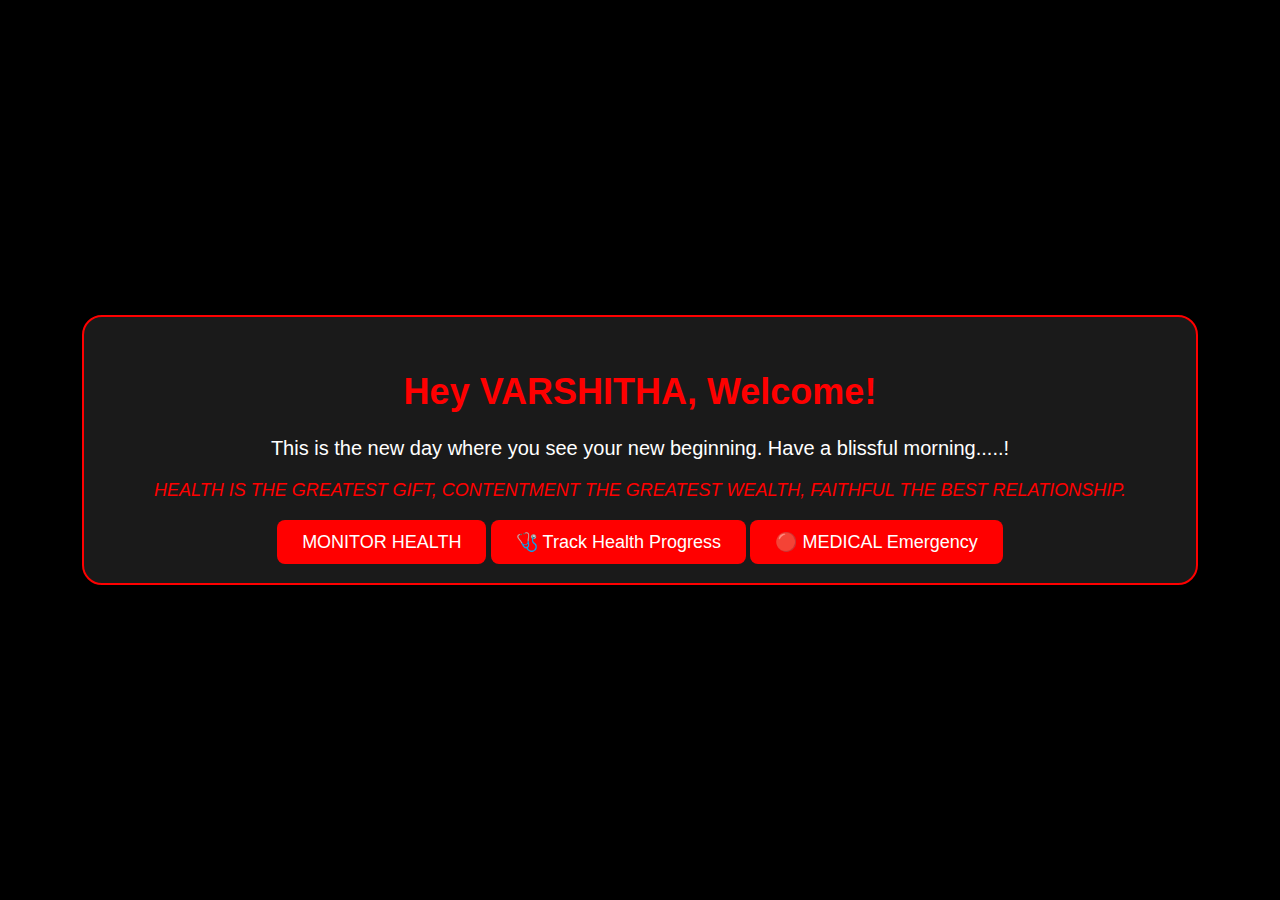
<file: index.html>
<!DOCTYPE html>
<html lang="en">
<head>
  <meta charset="UTF-8">
  <title>Welcome Varshitha</title>
  <link rel="stylesheet" href="style.css">
</head>
<body class="home-page">
  <div class="container">
    <h1>Hey VARSHITHA, Welcome!</h1>
    <p>This is the new day where you see your new beginning. Have a blissful morning.....!</p>
    <blockquote class="quote">
      HEALTH IS THE GREATEST GIFT, CONTENTMENT THE GREATEST WEALTH, FAITHFUL THE BEST RELATIONSHIP.
    </blockquote>
    <a href="monitor.html" class="monitor-btn">MONITOR HEALTH</a>
    <a href="progress.html" class="monitor-btn">🩺 Track Health Progress</a>
    <a href="sos.html" class="monitor-btn">🔴 MEDICAL Emergency</a>


  </div>
</body>
</html>
</file>
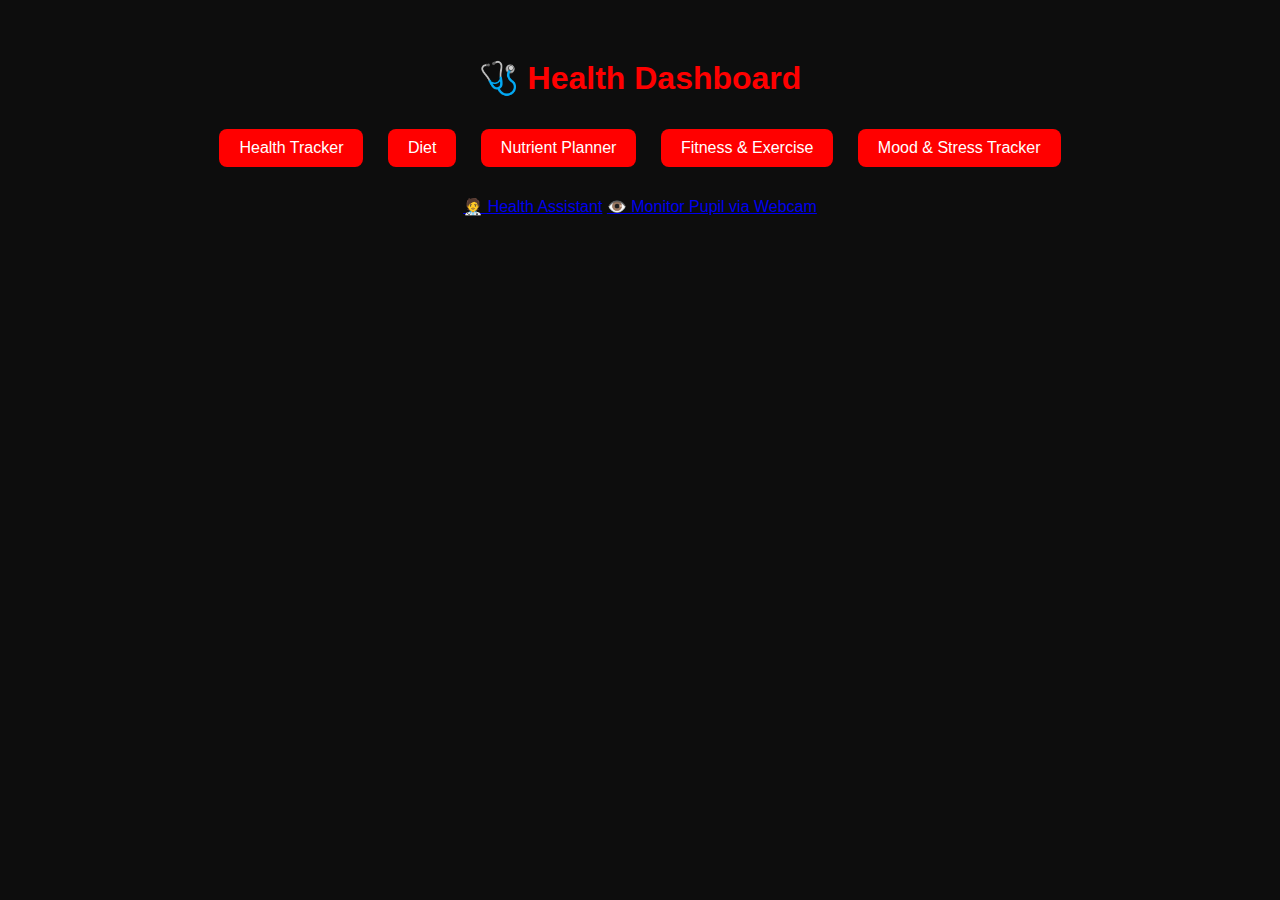
<file: dashboard.html>
<!DOCTYPE html>
<html lang="en">
<head>
  <meta charset="UTF-8">
  <title>Health Dashboard</title>
  <link rel="stylesheet" href="dashboard.css">
</head>
<body>
  <div class="dashboard-container">
    <h1>🩺 Health Dashboard</h1>

    <div class="button-group">
      <button onclick="showSection('health')">Health Tracker</button>
      <button onclick="showSection('diet')">Diet</button>
      <button onclick="showSection('nutrients')">Nutrient Planner</button>
      <button onclick="showSection('fitness')">Fitness & Exercise</button>
      <button onclick="showSection('mood')">Mood & Stress Tracker</button>
    </div>

    <div id="content">
      <div id="health" class="section">
        <h2>Health Tracking Information</h2>
        <p>Track your daily blood pressure, and heart rate to stay informed about your well-being.</p>
      </div>

      <div id="diet" class="section hidden">
        <h2>Diet Details</h2>
        <p>Eat more fruits, veggies, whole grains, and drink enough water. Avoid junk and sugary foods.</p>
      </div>

      <div id="nutrients" class="section hidden">
        <h2>Nutrient Planner</h2>
        <p>Ensure intake of proteins, vitamins, minerals, and carbs in the right proportions daily.</p>
      </div>

      <div id="fitness" class="section hidden">
        <h2>Fitness & Exercise</h2>
        <p>Do regular workouts, stretching, walking, yoga or any form of physical activity daily for 30 minutes.</p>
      </div>

      <div id="mood" class="section hidden">
        <h2>Mood & Stress Tracker</h2>
        <p>Track your mood, meditate, practice mindfulness, and take breaks to reduce stress levels.</p>
      </div>
    </div>
  </div>

  <script src="dashboard.js"></script>
  <a href="slide6.html" class="monitor-btn">🧑‍⚕️ Health Assistant</a>
  <a href="pupil.html" class="monitor-btn">👁️ Monitor Pupil via Webcam</a>


</body>
</html>
</file>
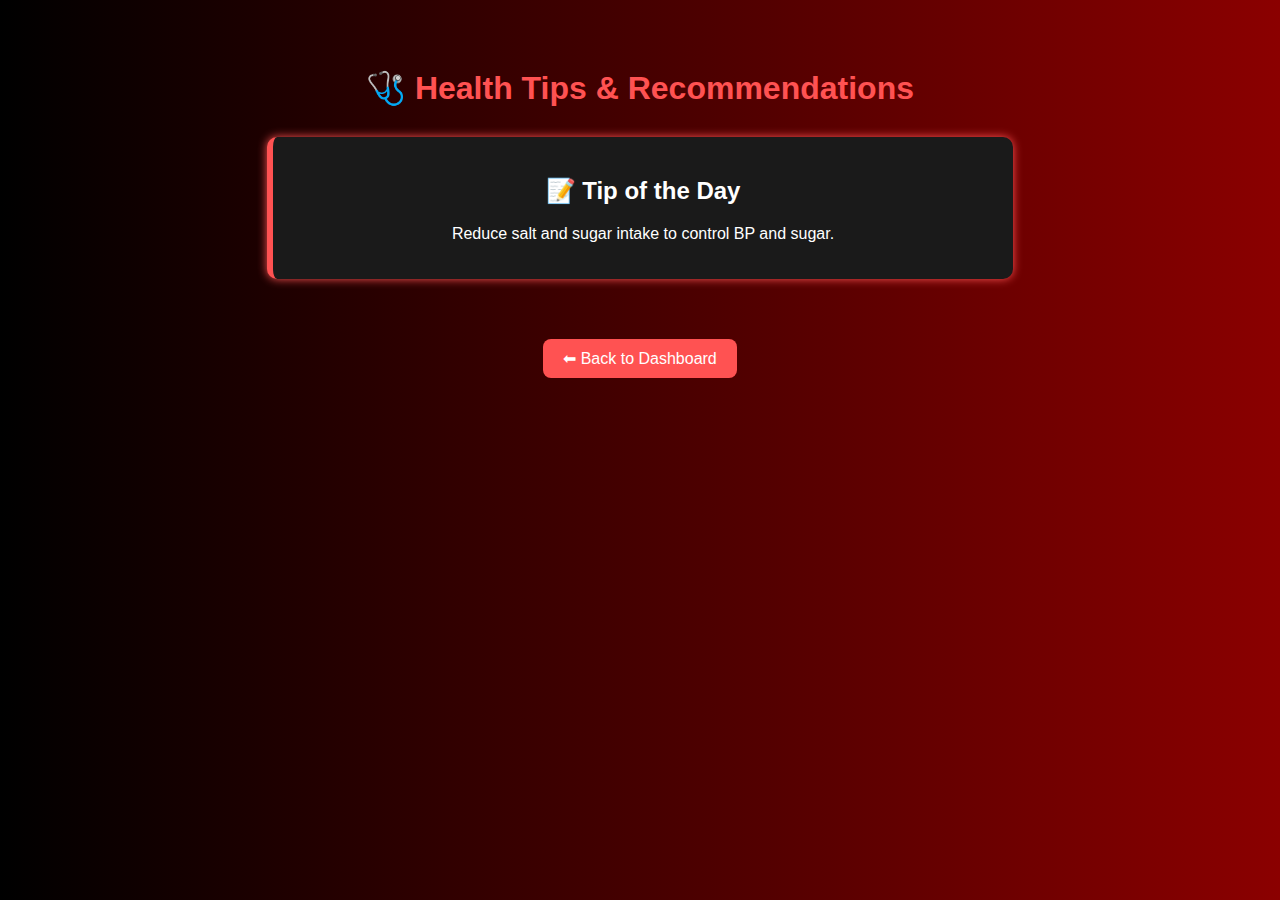
<file: healthtips.html>
<!DOCTYPE html>
<html lang="en">
<head>
  <meta charset="UTF-8">
  <title>Health Tips</title>
  <style>
    body {
      background: linear-gradient(to right, #000000, #8B0000);
      color: white;
      font-family: Arial, sans-serif;
      text-align: center;
      padding: 40px;
    }

    h1 {
      color: #FF5252;
    }

    .tip-box {
      background-color: #1a1a1a;
      border-left: 6px solid #ff5252;
      padding: 20px;
      margin: 30px auto;
      border-radius: 10px;
      color: #fff;
      box-shadow: 0 0 10px #ff5252;
      max-width: 700px;
    }

    .next-btn {
      display: inline-block;
      margin-top: 30px;
      padding: 10px 20px;
      background: #FF5252;
      color: white;
      border-radius: 8px;
      text-decoration: none;
    }
  </style>
</head>
<body>
  <h1>🩺 Health Tips & Recommendations</h1>

  <!-- Tip of the Day Section -->
  <div id="daily-tip" class="tip-box">
    <h2>📝 Tip of the Day</h2>
    <p id="tipText">Loading your tip...</p>
  </div>

  <a href="dashboard.html" class="next-btn">⬅ Back to Dashboard</a>

  <script>
    window.onload = function () {
      const tips = [
        "Drink 2-3 liters of water daily to stay hydrated.",
        "Walk for 30 minutes to maintain a healthy heart.",
        "Reduce salt and sugar intake to control BP and sugar.",
        "Sleep 7-8 hours to allow your body to recover.",
        "Practice deep breathing to reduce stress.",
        "Eat more fruits and avoid junk food.",
        "Laughter helps lower blood pressure!",
        "Take short breaks between work to relax your mind.",
        "Never skip regular checkups — prevention is better than cure."
      ];

      const randomTip = tips[Math.floor(Math.random() * tips.length)];
      const tipTextElement = document.getElementById("tipText");
      tipTextElement.innerText = randomTip;

      // Voice assist
      const speak = new SpeechSynthesisUtterance(randomTip);
      speak.lang = 'en-US';
      speak.rate = 1;
      window.speechSynthesis.speak(speak);
    };
  </script>
</body>
</html>
</file>
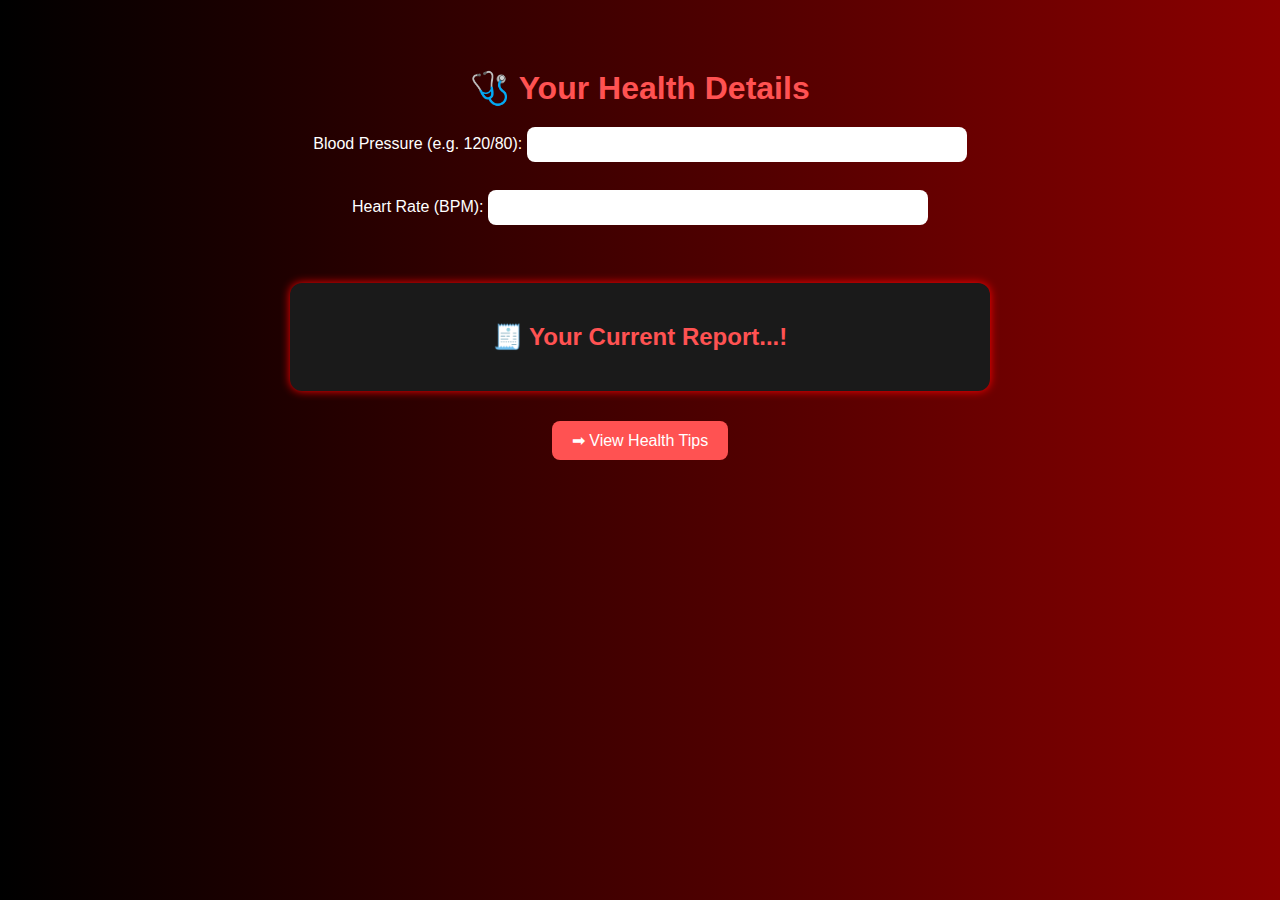
<file: monitor.html>
<!DOCTYPE html>
<html lang="en">
<head>
  <meta charset="UTF-8">
  <title>Monitor Health</title>
  <style>
    body.monitor-page {
      background: linear-gradient(to right, #000000, #8B0000);
      color: white;
      font-family: Arial, sans-serif;
      text-align: center;
      padding: 40px;
    }

    .container {
      max-width: 700px;
      margin: auto;
    }

    h1, h2 {
      color: #FF5252;
      margin-bottom: 20px;
    }

    input {
      padding: 10px;
      width: 60%;
      border: none;
      border-radius: 8px;
      margin-bottom: 10px;
    }

    .results {
      background-color: #1a1a1a;
      margin-top: 30px;
      padding: 20px;
      border-radius: 12px;
      box-shadow: 0 0 10px red;
    }

    .next-btn {
      display: inline-block;
      margin-top: 30px;
      padding: 10px 20px;
      background: #FF5252;
      color: white;
      border-radius: 8px;
      text-decoration: none;
    }
  </style>
</head>
<body class="monitor-page">
  <div class="container">
    <h1>🩺  Your Health Details</h1>

    <label>Blood Pressure (e.g. 120/80):</label>
    <input type="text" id="bpInput"><br><br>

    <label>Heart Rate (BPM):</label>
    <input type="number" id="bpmInput"><br><br>

    <div class="results" id="results">
      <h2>🧾 Your Current Report...!</h2>
      
    </div>

    <a href="healthtips.html" class="next-btn">➡ View Health Tips</a>
  </div>

  <script>
    // Voice welcome when page loads
    window.onload = function () {
      speak("your health details is received");
    };

    // Update and speak based on blood pressure input
    document.getElementById("bpInput").addEventListener("input", function () {
      const bp = this.value.trim();
      document.getElementById("bpDisplay").innerText = bp;

      const bpParts = bp.split("/");
      if (bpParts.length === 2) {
        const systolic = parseInt(bpParts[0]);
        const diastolic = parseInt(bpParts[1]);

        if (!isNaN(systolic) && !isNaN(diastolic)) {
          if (systolic < 130 && diastolic < 80) {
            speak("Your blood pressure is normal. Keep it up!");
          } else if (systolic >= 130 && systolic <= 180) {
            speak("Your blood pressure is elevated. Please monitor closely.");
          } else if (systolic > 180) {
            speak("Warning! Your blood pressure is very high. Take immediate action.");
          }
        }
      }
    });

    // Update display for heart rate
    document.getElementById("bpmInput").addEventListener("input", function () {
      const bpm = this.value;
      document.getElementById("bpmDisplay").innerText = bpm + " BPM";
      if (bpm >= 100) {
        speak("Your heart rate is high. Please try to relax.");
      } else if (bpm <= 60) {
        speak("Your heart rate is low. Monitor and rest if needed.");
      }
    });

    // Voice function
    function speak(text) {
      const msg = new SpeechSynthesisUtterance(text);
      msg.lang = 'en-US';
      msg.rate = 1;
      window.speechSynthesis.speak(msg);
    }
  </script>
</body>
</html>
</file>
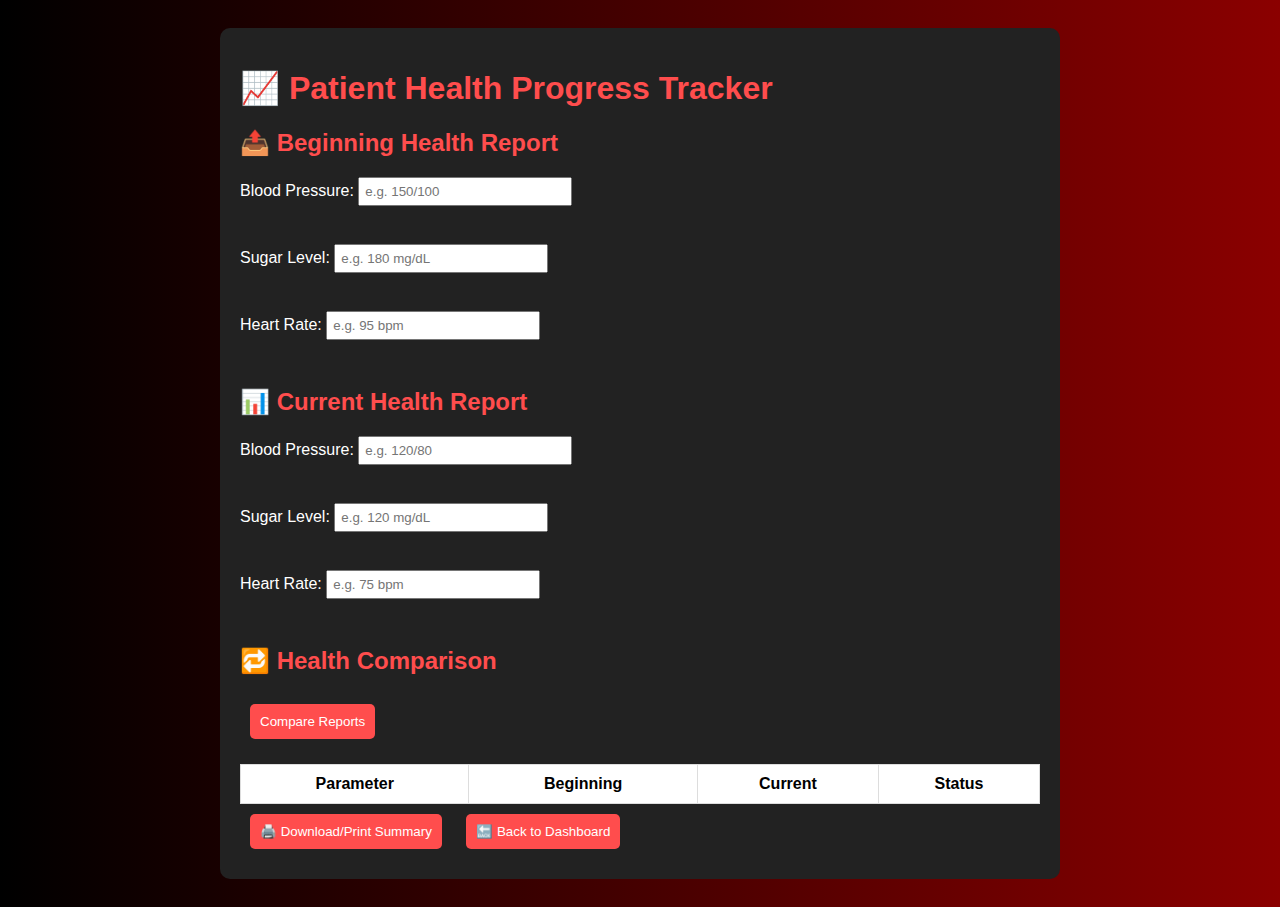
<file: progress.html>
<!DOCTYPE html>
<html lang="en">
<head>
  <meta charset="UTF-8">
  <title>Patient Health Progress Tracker</title>
  <link rel="stylesheet" href="progress.css">
</head>
<body>
  <div class="container">
    <h1>📈 Patient Health Progress Tracker</h1>

    <!-- Section 1: Upload or Enter Beginning Report -->
    <section>
      <h2>📤 Beginning Health Report</h2>
      <form id="beginning-form">
        <label>Blood Pressure: <input type="text" id="beginning-bp" placeholder="e.g. 150/100"></label><br>
        <label>Sugar Level: <input type="text" id="beginning-sugar" placeholder="e.g. 180 mg/dL"></label><br>
        <label>Heart Rate: <input type="text" id="beginning-heart" placeholder="e.g. 95 bpm"></label><br>
      </form>
    </section>

    <!-- Section 2: Current Health Report -->
    <section>
      <h2>📊 Current Health Report</h2>
      <form id="current-form">
        <label>Blood Pressure: <input type="text" id="current-bp" placeholder="e.g. 120/80"></label><br>
        <label>Sugar Level: <input type="text" id="current-sugar" placeholder="e.g. 120 mg/dL"></label><br>
        <label>Heart Rate: <input type="text" id="current-heart" placeholder="e.g. 75 bpm"></label><br>
      </form>
    </section>

    <!-- Section 3: Comparison Table -->
    <section>
      <h2>🔁 Health Comparison</h2>
      <button onclick="compareReports()">Compare Reports</button>
      <table id="comparison-table">
        <thead>
          <tr>
            <th>Parameter</th>
            <th>Beginning</th>
            <th>Current</th>
            <th>Status</th>
          </tr>
        </thead>
        <tbody></tbody>
      </table>
    </section>

    <!-- Section 4: Actions -->
    <section class="actions">
      <button onclick="window.print()">🖨️ Download/Print Summary</button>
      <a href="dashboard.html"><button>🔙 Back to Dashboard</button></a>
    </section>
  </div>

  <script src="progress.js"></script>
</body>
</html>
</file>
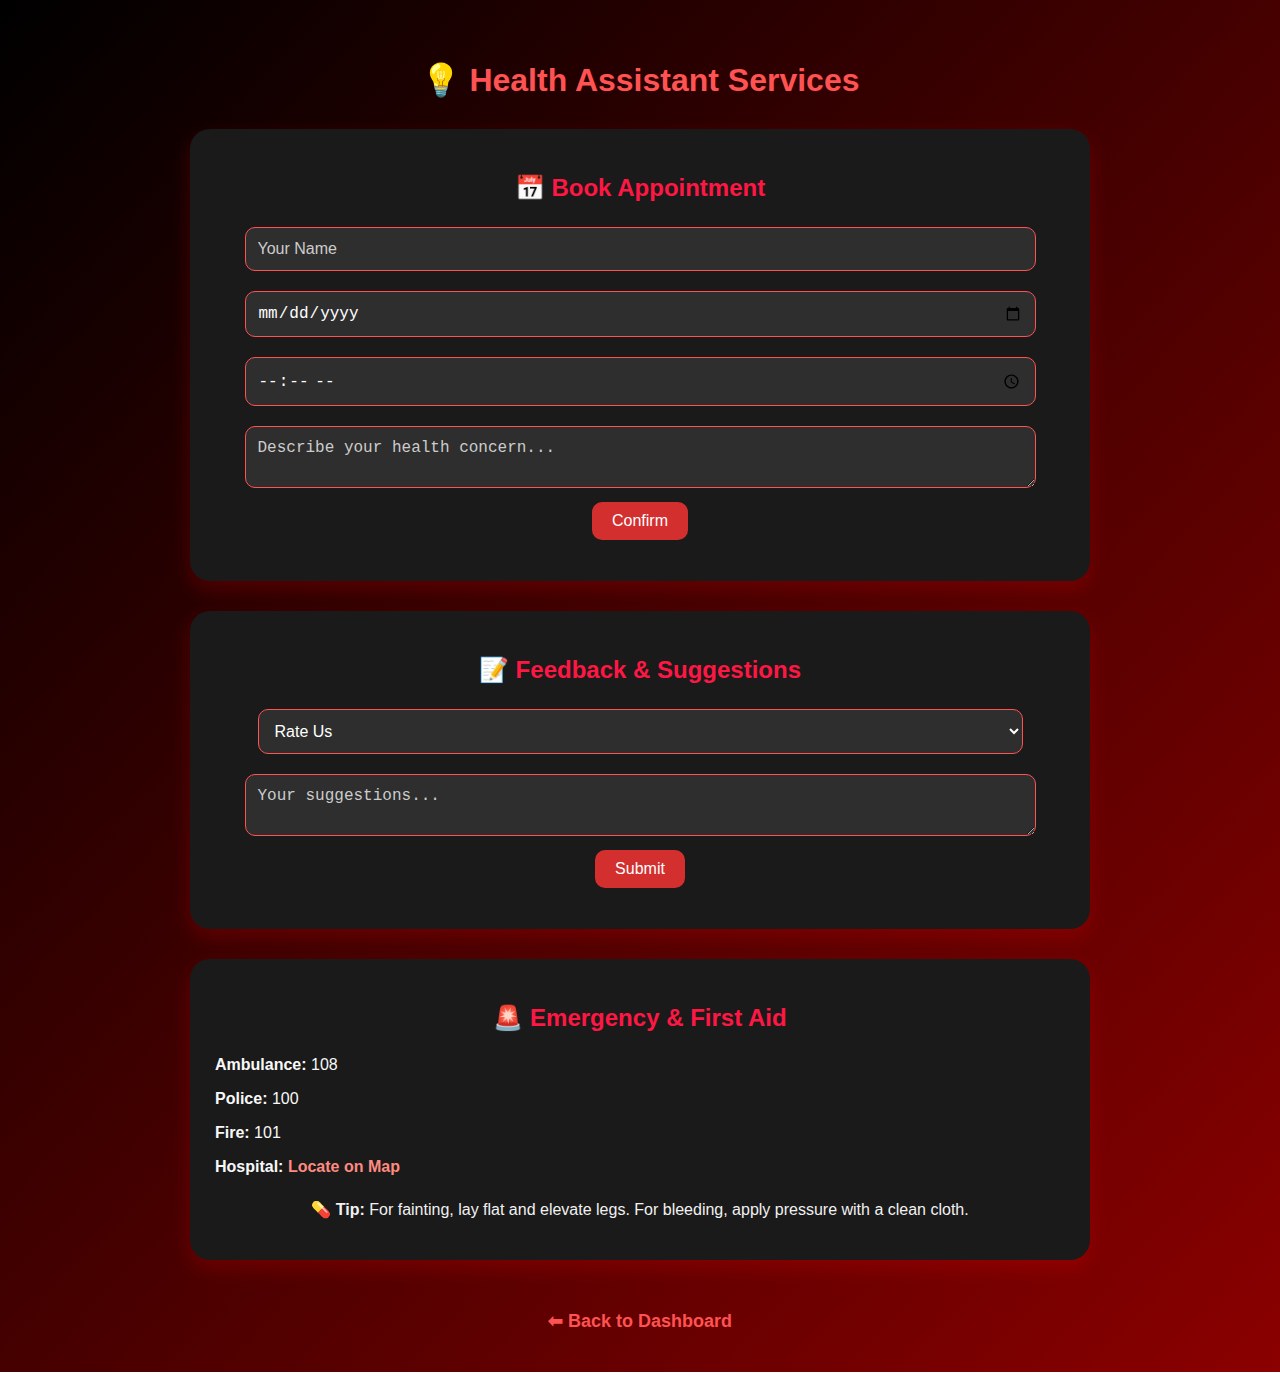
<file: slide6.html>
<!DOCTYPE html>
<html lang="en">
<head>
  <meta charset="UTF-8">
  <title>Health Assistant Panel</title>
  <link rel="stylesheet" href="slide6.css">
</head>
<body>
  <div class="main-container">
    <h1>💡 Health Assistant Services</h1>

    <!-- Appointment Card -->
    <div class="card">
      <h2>📅 Book Appointment</h2>
      <form id="appointmentForm">
        <input type="text" placeholder="Your Name" required>
        <input type="date" required>
        <input type="time" required>
        <textarea placeholder="Describe your health concern..." required></textarea>
        <button type="submit">Confirm</button>
      </form>
      <p id="appointmentMsg"></p>
    </div>

    <!-- Feedback Card -->
    <div class="card">
      <h2>📝 Feedback & Suggestions</h2>
      <form id="feedbackForm">
        <select required>
          <option disabled selected>Rate Us</option>
          <option>⭐</option>
          <option>⭐⭐</option>
          <option>⭐⭐⭐</option>
          <option>⭐⭐⭐⭐</option>
          <option>⭐⭐⭐⭐⭐</option>
        </select>
        <textarea placeholder="Your suggestions..." required></textarea>
        <button type="submit">Submit</button>
      </form>
      <p id="feedbackMsg"></p>
    </div>

    <!-- Emergency Card -->
    <div class="card emergency-card">
      <h2>🚨 Emergency & First Aid</h2>
      <ul>
        <li><strong>Ambulance:</strong> 108</li>
        <li><strong>Police:</strong> 100</li>
        <li><strong>Fire:</strong> 101</li>
        <li><strong>Hospital:</strong> <a href="https://maps.google.com" target="_blank">Locate on Map</a></li>
      </ul>
      <p>💊 <strong>Tip:</strong> For fainting, lay flat and elevate legs. For bleeding, apply pressure with a clean cloth.</p>
    </div>

    <a class="back-btn" href="dashboard.html">⬅ Back to Dashboard</a>
  </div>

  <script>
    document.getElementById('appointmentForm').addEventListener('submit', function(e) {
      e.preventDefault();
      document.getElementById('appointmentMsg').innerText = "✅ Appointment booked successfully!";
    });

    document.getElementById('feedbackForm').addEventListener('submit', function(e) {
      e.preventDefault();
      document.getElementById('feedbackMsg').innerText = "🎉 Thanks for your feedback!";
    });
  </script>
</body>
</html>
</file>
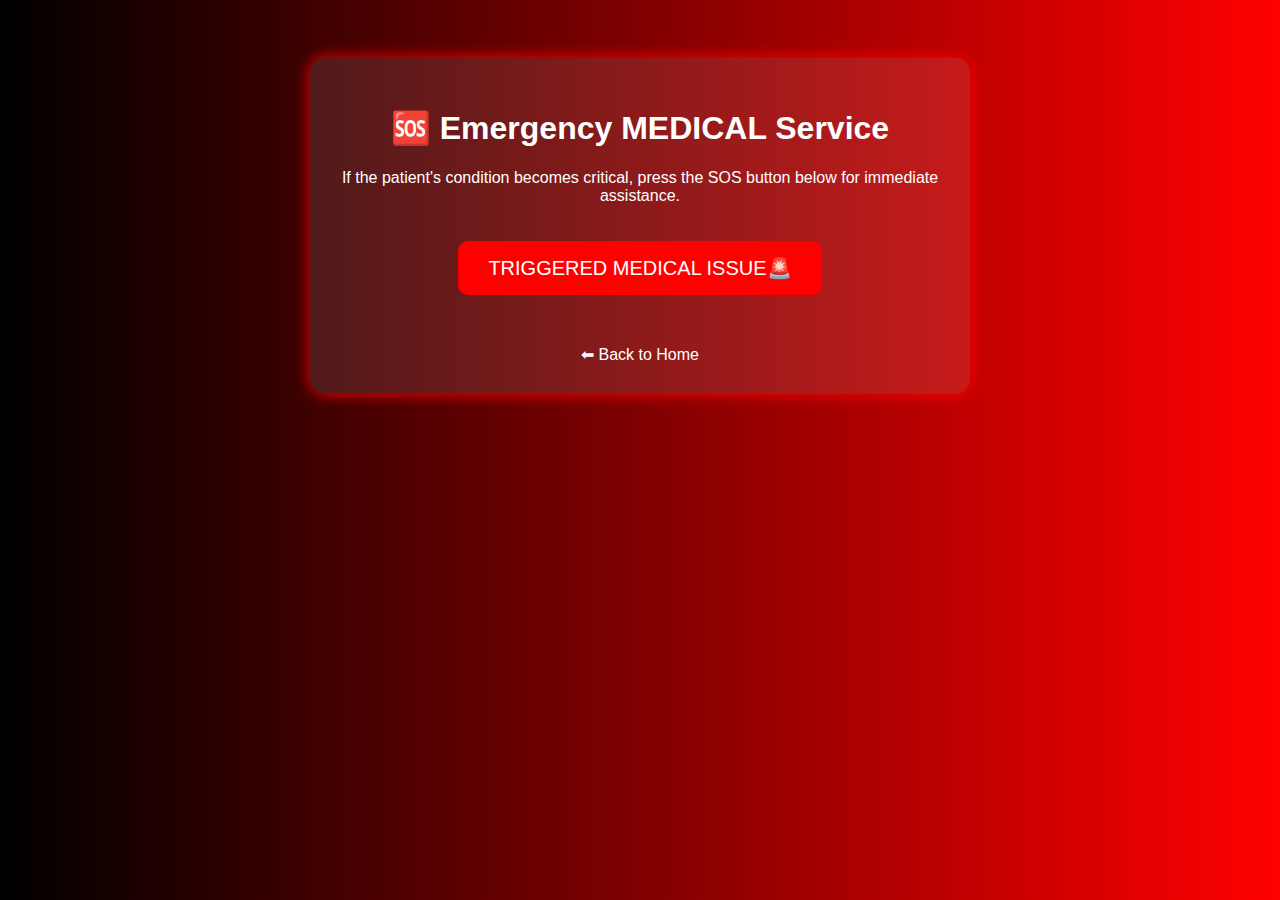
<file: sos.html>
<!DOCTYPE html>
<html lang="en">
<head>
  <meta charset="UTF-8">
  <title>MEDICAL Emergency System</title>
  <link rel="stylesheet" href="sos.css">
  <script defer src="sos.js"></script>
</head>
<body class="sos-page">
  <div class="container">
    <h1>🆘 Emergency MEDICAL Service</h1>
    <p>If the patient's condition becomes critical, press the SOS button below for immediate assistance.</p>
    
    <button onclick="triggerSOS()" class="sos-button">TRIGGERED MEDICAL ISSUE🚨</button>

    <div id="sos-actions" style="display: none;">
      <ul>
        <li>🔊 Voice Alert Activated for Patient</li>
        
      </ul>
    </div>

    <a href="index.html" class="back-btn">⬅ Back to Home</a>
  </div>
</body>
</html>
</file>
<file: style.css>
/* Common styling */
body {
    margin: 0;
    padding: 0;
    font-family: 'Segoe UI', sans-serif;
  }
  
  .home-page {
    background-color: black;
    color: white;
    height: 100vh;
    display: flex;
    justify-content: center;
    align-items: center;
  }
  
  .container {
    text-align: center;
    padding: 30px;
    border: 2px solid red;
    border-radius: 20px;
    background-color: #1a1a1a;
  }
  
  h1 {
    color: red;
    font-size: 36px;
  }
  
  p {
    margin: 20px 0;
    font-size: 20px;
  }
  
  .quote {
    color: red;
    font-style: italic;
    font-size: 18px;
    margin-bottom: 30px;
  }
  
  .monitor-btn {
    text-decoration: none;
    background-color: red;
    color: white;
    padding: 12px 25px;
    border-radius: 8px;
    font-size: 18px;
    transition: background-color 0.3s;
  }
  
  .monitor-btn:hover {
    background-color: darkred;
  }
  .monitor-page {
    background-color: #111;
    color: white;
    min-height: 100vh;
    display: flex;
    justify-content: center;
    align-items: center;
    flex-direction: column;
  }
  
  .button-group {
    margin-bottom: 20px;
  }
  
  .button-group button {
    margin: 10px;
    padding: 12px 20px;
    font-size: 16px;
    background-color: crimson;
    color: white;
    border: none;
    border-radius: 8px;
    cursor: pointer;
  }
  
  .button-group button:hover {
    background-color: darkred;
  }
  
  .health-values {
    display: flex;
    gap: 20px;
    margin: 20px;
    flex-wrap: wrap;
    justify-content: center;
  }
  
  .box {
    background-color: #222;
    border: 2px solid red;
    padding: 20px;
    border-radius: 12px;
    width: 200px;
    text-align: center;
    font-size: 18px;
  }
</file>
<file: dashboard.css>
body {
    background-color: #0d0d0d;
    color: #fff;
    font-family: Arial, sans-serif;
    text-align: center;
    padding: 30px;
  }
  
  h1 {
    color: red;
  }
  
  .button-group {
    margin: 20px 0;
  }
  
  .button-group button {
    margin: 10px;
    padding: 10px 20px;
    background-color: red;
    color: white;
    border: none;
    border-radius: 8px;
    cursor: pointer;
    font-size: 16px;
  }
  
  .section {
    margin-top: 30px;
    padding: 20px;
    border-radius: 12px;
    background-color: #1a1a1a;
    display: none; /* Hidden by default */
  }
  
  .section h2 {
    color: #00ffcc;
  }
  
  .section p {
    font-size: 18px;
    line-height: 1.6;
  }
  
  .section.active {
    display: block; /* Show only active one */
  }
</file>
<file: progress.css>
body {
    font-family: Arial, sans-serif;
    background: linear-gradient(to right, #000000, #8b0000);
    color: white;
    padding: 20px;
  }
  
  .container {
    max-width: 800px;
    margin: auto;
    background-color: #222;
    padding: 20px;
    border-radius: 10px;
  }
  
  h1, h2 {
    color: #ff4d4d;
  }
  
  label {
    display: block;
    margin: 10px 0;
  }
  
  input {
    padding: 5px;
    width: 200px;
  }
  
  button {
    background-color: #ff4d4d;
    color: white;
    padding: 10px;
    margin: 10px;
    border: none;
    border-radius: 5px;
    cursor: pointer;
  }
  
  button:hover {
    background-color: #e60000;
  }
  
  table {
    width: 100%;
    margin-top: 15px;
    border-collapse: collapse;
    text-align: center;
    background-color: white;
    color: black;
  }
  
  th, td {
    padding: 10px;
    border: 1px solid #ddd;
  }
  
  .status-good {
    background-color: lightgreen;
  }
  
  .status-bad {
    background-color: #ff9999;
  }
  
  .status-same {
    background-color: #ffff99;
  }
</file>
<file: slide6.css>
body {
    background: linear-gradient(to bottom right, #000000, #8B0000); /* Black to Dark Red */
    font-family: 'Segoe UI', sans-serif;
    margin: 0;
    padding: 20px;
    color: #f1f1f1;
  }
  
  .main-container {
    max-width: 900px;
    margin: auto;
    padding: 20px;
    text-align: center;
  }
  
  h1 {
    color: #FF5252; /* Light red for headings */
    margin-bottom: 30px;
  }
  
  .card {
    background: #1a1a1a; /* Dark gray-black card background */
    border-radius: 20px;
    box-shadow: 0 8px 20px rgba(255, 0, 0, 0.2); /* Red shadow effect */
    padding: 25px;
    margin-bottom: 30px;
    transition: transform 0.3s;
  }
  
  .card:hover {
    transform: scale(1.02);
  }
  
  h2 {
    margin-bottom: 15px;
    color: #FF1744; /* Brighter red */
  }
  
  input, textarea, select {
    width: 90%;
    padding: 12px;
    margin: 10px 0;
    border: 1px solid #FF5252;
    border-radius: 10px;
    font-size: 16px;
    background-color: #2e2e2e;
    color: #fff;
  }
  
  input::placeholder, textarea::placeholder {
    color: #cccccc;
  }
  
  button {
    padding: 10px 20px;
    background-color: #D32F2F;
    color: white;
    border: none;
    border-radius: 10px;
    cursor: pointer;
    font-size: 16px;
  }
  
  button:hover {
    background-color: #B71C1C;
  }
  
  ul {
    list-style: none;
    padding: 0;
    text-align: left;
  }
  
  ul li {
    padding: 8px 0;
    font-size: 16px;
    color: #f8f8f8;
  }
  
  a {
    color: #FF8A80;
    text-decoration: none;
    font-weight: bold;
  }
  
  .back-btn {
    display: inline-block;
    margin-top: 20px;
    font-size: 18px;
    color: #FF5252;
  }
</file>
<file: sos.css>
body.sos-page {
    background: linear-gradient(to right, black, red);
    color: white;
    font-family: Arial, sans-serif;
    text-align: center;
    padding: 50px;
  }
  
  .container {
    background-color: rgba(255, 255, 255, 0.1);
    padding: 30px;
    border-radius: 15px;
    box-shadow: 0 0 15px red;
    max-width: 600px;
    margin: auto;
  }
  
  .sos-button {
    padding: 15px 30px;
    font-size: 20px;
    background-color: red;
    color: white;
    border: none;
    border-radius: 10px;
    cursor: pointer;
    margin: 20px 0;
  }
  
  .sos-button:hover {
    background-color: darkred;
  }
  
  .back-btn {
    color: white;
    text-decoration: none;
    display: block;
    margin-top: 30px;
    font-size: 16px;
  }
</file>
